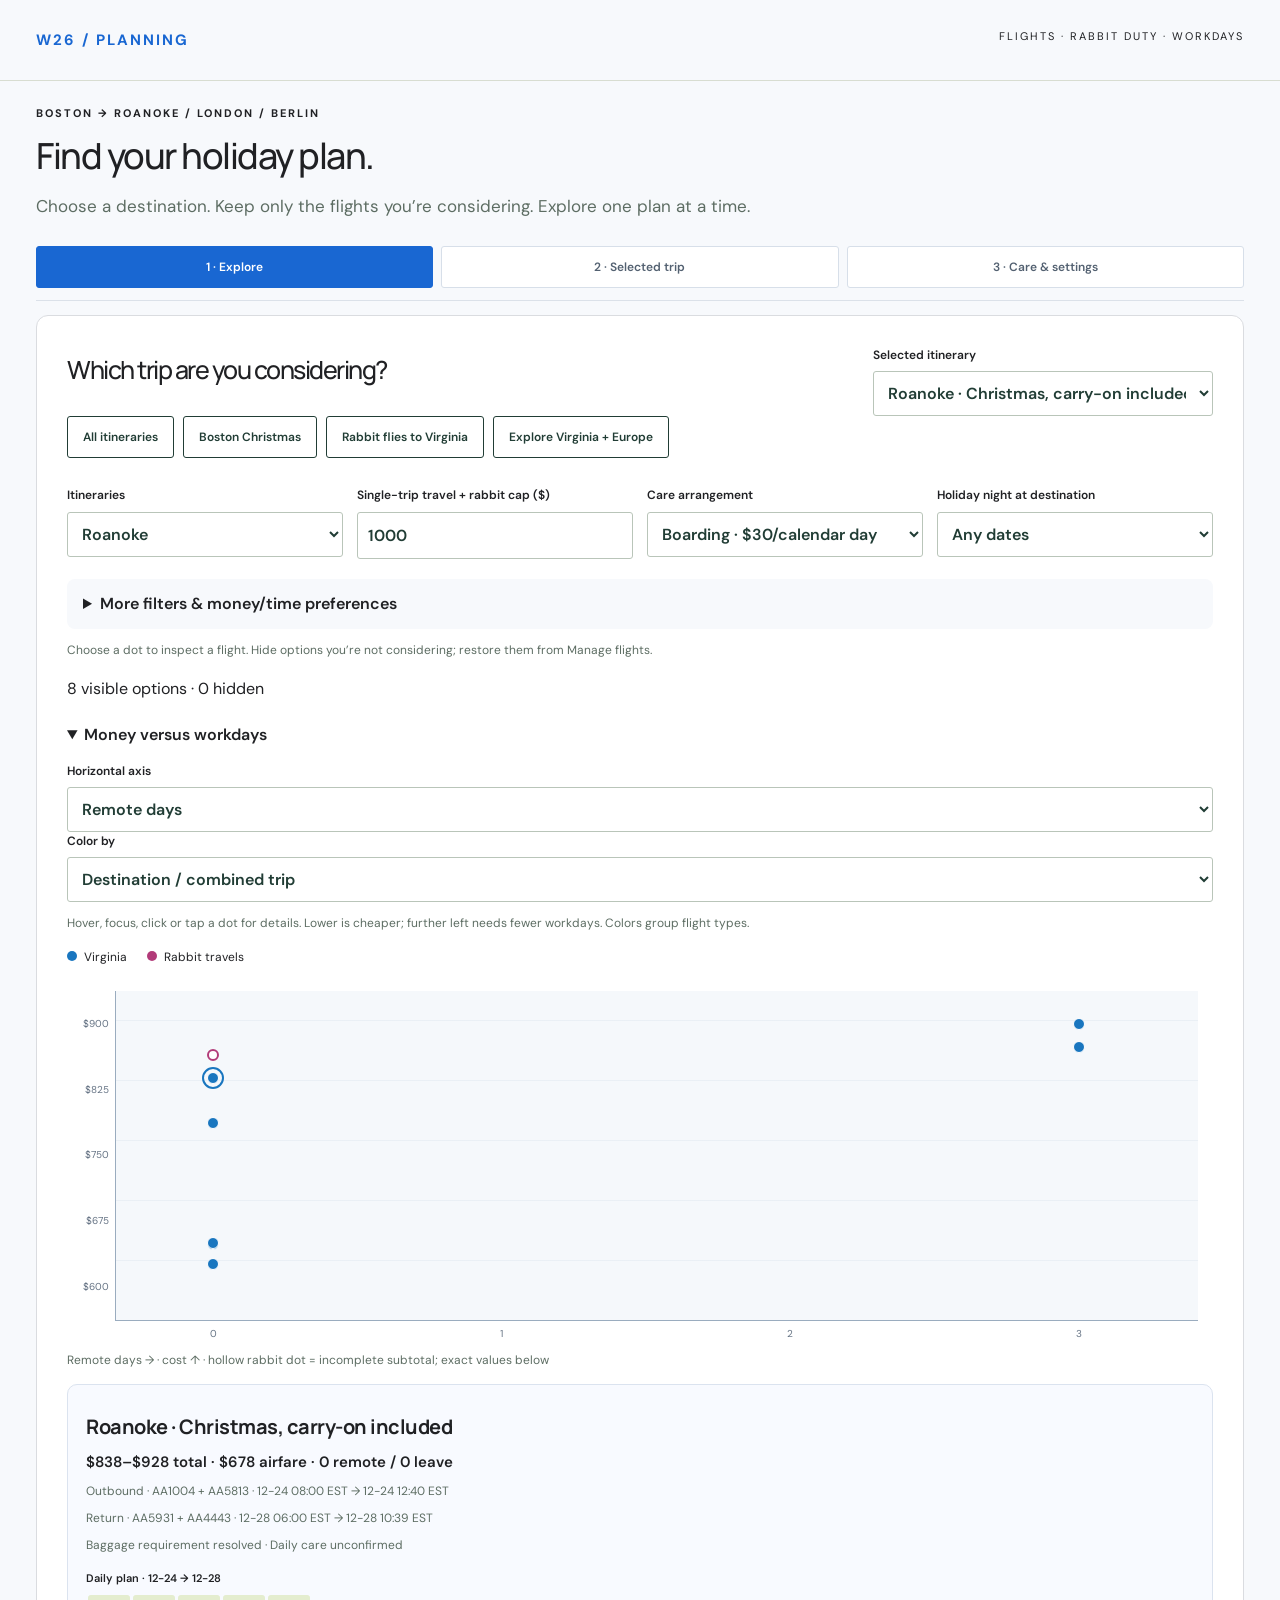
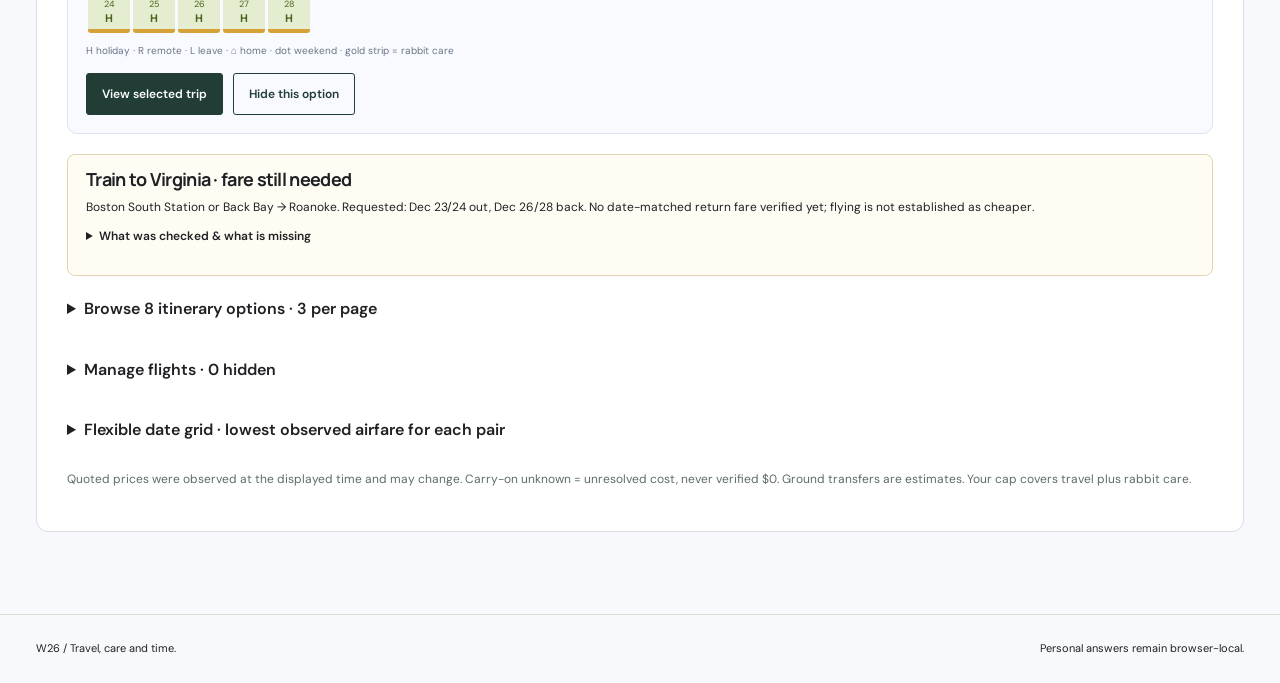
<file: w26-planning/index.html>
<!DOCTYPE html><html lang="en"><head><meta charset="utf-8"><meta name="viewport" content="width=device-width,initial-scale=1"><title>W26 / Flights, rabbit care &amp; workdays</title><link rel="stylesheet" href="style.css?v=7"><script src="model.js?v=7" defer=""></script><script src="app.js?v=7" defer=""></script></head><body>
<header><a class="wordmark" href="#">W26 / PLANNING</a><span>FLIGHTS · RABBIT DUTY · WORKDAYS</span></header>
<main><section class="intro wide"><p class="eyebrow">BOSTON → ROANOKE / LONDON / BERLIN</p><h1>Find your holiday plan.</h1><p class="lede">Choose a destination. Keep only the flights you’re considering. Explore one plan at a time.</p></section><nav class="viewnav" aria-label="Planner sections"><button type="button" data-tab="explore" aria-controls="view-explore" aria-pressed="true">1 · Explore</button><button type="button" data-tab="trip" aria-controls="view-trip" aria-pressed="false">2 · Selected trip</button><button type="button" data-tab="settings" aria-controls="view-settings" aria-pressed="false">3 · Care &amp; settings</button></nav><p id="status" role="status" class="wide"></p><div id="view-explore" class="viewpane wide"><section class="wide panel"><div class="sectionhead"><div><h2>Which trip are you considering?</h2></div><label class="selectedlabel">Selected itinerary<select id="selected"></select></label></div><button id="exploreAll" class="secondary">All itineraries</button> <button id="exploreBoston" class="secondary">Boston Christmas</button> <button id="exploreRabbit" class="secondary">Rabbit flies to Virginia</button> <button id="exploreCombo" class="secondary">Explore Virginia + Europe</button><div class="searchcontrols">
<label>Itineraries<select id="destination"><option value="all">All itineraries</option><option value="rabbit">Virginia with rabbit</option><option value="Boston">Boston Christmas / stay home</option><option>Roanoke</option><option>London</option><option>Berlin</option><option>Virginia + Europe</option></select></label>


<label>Single-trip travel + rabbit cap ($)<input id="budget" type="number" min="0" value="1000"></label><label>Care arrangement<select id="care"><option value="free">Unpaid daily care · $0 total</option><option value="boarding">Boarding · $30/calendar day</option><option value="visits">Two professional visits/day</option><option value="friend">Daily friend + weekly professional</option></select></label><label>Holiday night at destination<select id="eventFilter"><option value="any">Any dates</option><option value="christmas">Christmas night</option><option value="nye">New Year’s Eve</option><option value="both">Both nights</option></select></label>

<label id="combinedBudgetLabel" hidden="">Combined-trip cap ($)<input id="combinedBudget" type="number" min="0" value="1500"></label></div><details class="advanced"><summary>More filters &amp; money/time preferences</summary><div class="searchcontrols"><label>Earliest departure<input type="date" id="departMin" value="2026-12-15"></label><label>Latest return<input type="date" id="returnMax" value="2027-01-12"></label><label>Maximum leave/flex days<input type="number" id="maxLeave" min="0" max="30" value="15"></label><label>Maximum remote days<input type="number" id="maxRemote" min="0" max="30" value="20"></label><label>Maximum stops each way<select id="maxStops"><option value="9">Any</option><option value="0">Nonstop</option><option value="1">1 stop</option></select></label><label class="check"><input id="withinBudget" type="checkbox">Within cap with baggage resolved (upper estimate)</label><label>Sort<select id="resultSort"><option value="total">Travel + rabbit cost</option><option value="fare">Airfare</option><option value="leave">Fewest leave days</option><option value="remote">Fewest remote days</option><option value="weighted">My money/time preference</option></select></label><label>Value of avoiding 1 leave day ($)<input id="leaveValue" type="number" min="0" value="100"></label><label>Value of avoiding 1 remote day ($)<input id="remoteValue" type="number" min="0" value="0"></label></div></details><p class="small">Choose a dot to inspect a flight. Hide options you’re not considering; restore them from Manage flights.</p><p id="resultCount" aria-live="polite"></p><details open=""><summary>Money versus workdays</summary><label>Horizontal axis<select id="tradeAxis"><option value="remote">Remote days</option><option value="leave">Leave/flex days</option><option value="away">Workdays away (remote + leave)</option></select></label><label>Color by<select id="colorBy"><option value="route">Destination / combined trip</option><option value="stops">Nonstop / connecting / combined</option></select></label><p class="small">Hover, focus, click or tap a dot for details. Lower is cheaper; further left needs fewer workdays. Colors group flight types.</p><div id="chartLegend" class="chartlegend"></div><div id="tradeChart"></div><div id="pointInfo" class="pointinfo" aria-live="polite"></div></details><aside id="railAlternative" class="railalternative" hidden><h3>Train to Virginia · fare still needed</h3><p>Boston South Station or Back Bay → Roanoke. Requested: Dec 23/24 out, Dec 26/28 back. No date-matched return fare verified yet; flying is not established as cheaper.</p><details><summary>What was checked & what is missing</summary><p>Amtrak booking pages did not expose selected fares through the available tools. Wanderu dated searches were inaccessible; its public route page and Busbud showed older trips. Generic “from” prices are not Christmas quotes. Exact holiday schedules, availability, full fares and refund terms remain unverified.</p><p>One ordinary cabin carry-on fits Amtrak’s published allowance. Rabbit care remains a separate requirement. No invented fare is plotted on the cost chart.</p><p><a href="https://www.amtrak.com/tickets/departure.html" target="_blank" rel="noopener noreferrer">Amtrak booking</a> · <a href="https://www.wanderu.com/en-us/train/us-ma/boston/us-va/roanoke/" target="_blank" rel="noopener noreferrer">Wanderu route</a> · <a href="https://www.amtrak.com/carry-on-baggage" target="_blank" rel="noopener noreferrer">Baggage policy</a></p></details></aside><details id="resultsDisclosure"><summary id="resultsSummary">Browse flight cards</summary><div id="comparison" aria-live="polite"></div><div id="resultPager" class="actions"></div></details><details id="manageDisclosure"><summary id="manageSummary">Manage flights</summary><p class="small">Uncheck flights to hide them everywhere. Your shortlist stays in this browser.</p><div id="manageFlights"></div><button id="restoreFlights" class="secondary">Restore hidden flights</button></details>
<details><summary>Flexible date grid · lowest observed airfare for each pair</summary><p class="small">Choose a destination above. Empty cells mean unsearched, not expensive or unavailable. Search links open Google Flights; they are not fare quotes. This is a growing research shortlist, not a complete inventory.</p><div id="dateGrid"></div></details>
<p class="small">Quoted prices were observed at the displayed time and may change. Carry-on unknown = unresolved cost, never verified $0. Ground transfers are estimates. Your cap covers travel plus rabbit care.</p>
</section></div><div id="view-trip" class="viewpane wide" hidden=""><section class="wide panel"><div class="sectionhead"><div><p class="eyebrow">SELECTED FLIGHT / DETAILS</p><h2 id="tripTitle">Selected trip</h2></div><span id="quoteTag" class="pill"></span></div><p id="tripNote"></p><div id="journey"></div><div id="quote"></div><div id="petControls" hidden><label>Carrier / health / other pet travel costs ($)<input id="petExtras" type="number" min="0" value="0"></label><p class="small">Enter all airport and private IAD–Roanoke transfers in the ground range below. The $298 airline rabbit fee is added automatically. Zero inputs are unpriced placeholders until confirmed.</p><label class="check"><input id="petLogisticsConfirmed" type="checkbox">Pet space and eligible operators on every flight, carrier fit, health/host requirements, private transfers, travel-time buffers and all associated costs are confirmed</label></div><details><summary>Adjust travel costs and record quote evidence</summary><div class="fields"><label>Manual fare override ($, blank = source)<input id="fareOverride" type="number" min="0"></label><label>Ground transfers low ($)<input id="groundLow" type="number" min="0"></label><label>Ground transfers high ($)<input id="groundHigh" type="number" min="0"></label><label>Baggage allowance ($)<input id="bagAllowance" type="number" min="0"></label></div><label class="check"><input id="bagsConfirmed" type="checkbox">Required bag verified: 1 cabin carry-on for ≥3 nights, personal item baseline for shorter trips; fee included above</label><label>Private quote evidence / unresolved details<textarea id="quoteNotes" placeholder="Exact fare, link, timestamp, bag and refund terms; identify any user-entered override"></textarea></label></details></section><section class="wide panel"><div class="sectionhead"><div><p class="eyebrow">03 / THE DAYS YOU NEED</p><h2>Holiday, remote or leave?</h2></div><p id="workCounts"></p></div><div class="fields"><label>Closure starts<input id="holidayStart" type="date" value="2026-12-24"></label><label>Closure ends, inclusive<input id="holidayEnd" type="date" value="2026-12-31"></label><label>Boston work start (hour)<input id="workStart" type="number" min="0" max="22" value="9"></label><label>Boston work end (hour)<input id="workEnd" type="number" min="1" max="23" value="17"></label><label>Pre-departure travel + airport buffer (hours)<input id="leadHours" type="number" min="0" max="24" step="0.5" value="3"></label><label>Arrival to home/work buffer (hours)<input id="arrivalHours" type="number" min="0" max="24" step="0.5" value="1.5"></label></div><label class="check"><input id="jan1Off" type="checkbox">Jan 1 is confirmed as an additional employer holiday</label><p class="small">Dec 24–31 is the example closure, inclusive. Jan 1 remains a workday unless confirmed above. Workdays use Boston time, Monday–Friday. A travel overlap suggests leave/flex; a day outside the closure without overlap is a remote candidate, subject to approval. Buffers include ground travel. Remote work on a flight is not assumed.</p><div id="calendar" class="calendar" aria-live="polite"></div><p id="overlap"></p><div id="dayOverrides"></div></section></div><div id="view-settings" class="viewpane wide" hidden=""><section class="panel"><p class="eyebrow">04 / RABBIT DUTY</p><h2>Care for the whole absence.</h2><div class="fields two"><label>Care transfer cost ($)<input id="careTransfer" type="number" min="0" value="0"></label><label>Holiday-rated care days<input id="holidayCareDays" type="number" min="0" value="2"></label><label>Weekly professional rate ($)<input id="supplementRate" type="number" min="0" value="40"></label><label>Paid friend care, whole trip ($)<input id="friendCareCost" type="number" min="0" value="0"></label><label>Additional care days<input id="extraCareDays" type="number" min="0" max="30" value="0"></label></div><label class="check"><input id="careConfirmed" type="checkbox">Daily coverage, backup and dates confirmed</label><p id="freeCareNote" class="small" hidden>Unpaid daily care assumes $0 care and care-transfer expenses. Daily coverage is still required while away. Paid-care inputs are preserved but not applied in this mode.</p><div id="careSummary" aria-live="polite"></div><p class="small">Boarding: published $30/day, availability unknown. Two daily visits: $60/day + $20/holiday-rated day + $15 first meeting. Friend plan: daily care plus one professional visit per started week. Care transfers are additional. Food/supplies ordinarily used at home are excluded.</p><p class="small">Late arrivals may extend care into the next day. Buffers automatically account for this; add extra days for boarding dropoff/delays. Weekly professional visits alone cannot cover a rabbit’s daily needs. Rabbit travel to Virginia remains unverified; all quoted flight plans leave the rabbit with care at home.</p></section><section class="panel"><p class="eyebrow">05 / PRIVATE CONSTRAINTS</p><h2>Keep the handoff useful.</h2><label>Top priorities<textarea id="priorities" placeholder="Christmas invitation, one friend visit, NYE away…"></textarea></label><label>Work approvals / required meetings<textarea id="work" placeholder="Actual closure, remote approval, required Boston meeting hours"></textarea></label><label>Host and daily care confirmations<textarea id="confirmations"></textarea></label><label>Travel limits / entry checks<textarea id="limits"></textarea></label><div class="actions"><button id="export">Export private JSON</button><label class="filebutton">Import private JSON<input id="import" type="file" accept=".json,application/json"></label><button id="prompt">Copy LLM handoff</button></div><p class="small">Private answers save in this browser only. No background LLM calls. Export to carry the plan to another device/harness. Version 1 imports migrate notes/budget but discard old daily/gift costs and keep only compatible itinerary inputs.</p></section><section class="wide panel"><p class="eyebrow">06 / STILL UNPRICED</p><div id="unresolved"></div><h2>Sources &amp; operation</h2><div id="sources"></div><p><a href="https://github.com/Ngort/Ngort.github.io/blob/master/w26-planning/README.md">Operation &amp; LLM calls</a> · <a href="https://github.com/Ngort/Ngort.github.io/blob/master/w26-planning/AGENTS.md">Agent contract</a> · <a href="plan.schema.json">Working-state schema</a></p></section></div></main><footer>W26 / Travel, care and time. <span>Personal answers remain browser-local.</span></footer>
</body></html>
</file>
<file: w26-planning/style.css>
@import url('https://fonts.googleapis.com/css2?family=DM+Sans:wght@400;500;600;700&family=Manrope:wght@400;500;600;700;800&display=swap');
:root{--ink:#213d35;--paper:#f5f3eb;--line:#d8ddd1;--muted:#5d6d63;--accent:#c8e478}*{box-sizing:border-box}html{scroll-behavior:smooth}body{margin:0;background:var(--paper);color:var(--ink);font:16px 'DM Sans',sans-serif;line-height:1.6}header,main,footer{max-width:1280px;margin:auto}header{padding:28px 36px;display:flex;justify-content:space-between;border-bottom:1px solid var(--line);font-size:11px;letter-spacing:2px}.wordmark{font-weight:700;font-size:15px;color:var(--ink);text-decoration:none}main{display:grid;grid-template-columns:1.1fr 1fr;gap:26px;padding:0 36px 60px}.intro{padding:65px 0 38px}.eyebrow{font-size:11px;font-weight:700;letter-spacing:2px;margin:0 0 20px}h1,h2,h3{font-family:Manrope,sans-serif;line-height:1.15;letter-spacing:-1.5px}h1{font-size:clamp(48px,5.6vw,76px);margin:0 0 26px;font-weight:500}h2{font-size:30px;margin:0 0 22px;font-weight:500}h3{font-size:24px;margin:12px 0;letter-spacing:-.7px}.lede{font-size:18px;color:var(--muted)}.summary{display:flex;gap:34px;margin-top:40px}.summary b{font-family:Manrope;font-size:30px;display:block}.summary span{display:block;font-size:11px;color:var(--muted)}.recommend{align-self:center;background:var(--ink);color:var(--paper);padding:38px;border-radius:4px;margin:30px 0}.recommend h2{font-size:36px}.recommend p{font-size:14px}.recommend a{color:var(--accent)}.wide{grid-column:1/-1}.panel{background:#fffef9;border:1px solid var(--line);padding:30px;border-radius:4px}.sectionhead{display:flex;justify-content:space-between;align-items:center;gap:20px}.pill,.tag{font-size:10px;letter-spacing:.6px;background:#e8eee0;padding:6px 10px;border-radius:20px;display:inline-block}.fields{display:grid;grid-template-columns:repeat(4,1fr);gap:18px}label{display:block;font-size:12px;font-weight:600}input,select,textarea{font:inherit;color:var(--ink);border:1px solid #b9c5b9;border-radius:3px;background:#fff;padding:10px;width:100%;margin-top:6px}textarea{min-height:100px;resize:vertical}input[type=checkbox]{width:auto;margin-right:8px}.check{margin:20px 0}.small{font-size:12px;color:var(--muted)}.cards{display:grid;grid-template-columns:repeat(3,1fr);gap:18px;margin-top:25px}.card{background:#fffef9;border:1px solid var(--line);border-radius:4px;overflow:hidden}.cardtop{padding:24px}.price{font-family:Manrope;font-size:28px;letter-spacing:-1px;margin:18px 0 0}.budgetstatus{font-size:12px;font-weight:700;margin:5px 0}.over{color:#925c43}.maybe{color:#6e651e}.within{color:#2d6b43}.card p{font-size:13px}.card details{border-top:1px solid var(--line);padding:16px 24px;font-size:13px}summary{cursor:pointer;font-weight:600}.breakdown{width:100%;font-size:11px;border-collapse:collapse;margin:15px 0}.breakdown td{padding:5px 0;border-bottom:1px solid var(--line)}.breakdown td:last-child{text-align:right}.editfields{display:grid;grid-template-columns:1fr 1fr;gap:8px}.editfields input{padding:6px}.questions{display:grid;grid-template-columns:1fr 1fr;gap:20px}.actions{display:flex;gap:10px;flex-wrap:wrap}button,.filebutton{font:600 12px 'DM Sans',sans-serif;background:var(--ink);color:white;border:1px solid var(--ink);border-radius:3px;padding:11px 15px;cursor:pointer}.filebutton input{display:none}.secondary{color:var(--ink);background:transparent}a{color:#37654a;text-underline-offset:3px}ul{padding-left:20px}li{margin:12px 0}footer{padding:25px 36px;border-top:1px solid var(--line);font-size:11px;display:flex;justify-content:space-between}#sources{display:grid;grid-template-columns:1fr 1fr;gap:12px;font-size:12px}#sources p{margin:4px 0}.error{color:#9a3929}:focus-visible{outline:3px solid #c39134;outline-offset:3px}@media(max-width:950px){.cards{grid-template-columns:1fr 1fr}.fields{grid-template-columns:1fr 1fr}h1{font-size:54px}}@media(max-width:650px){main{display:block;padding:0 18px 35px}header{padding:20px 18px}header span{display:none}.intro{padding-top:40px}.recommend{margin:10px 0 25px}.panel,main>section{margin-bottom:24px}.cards,.questions,#sources{grid-template-columns:1fr}.fields{gap:12px}.panel{padding:22px}.sectionhead{align-items:flex-start;flex-direction:column}.summary{gap:24px}.price{font-size:26px}footer{display:block;padding:20px}footer span{display:block}}
.intro.wide{padding-bottom:10px}.costrow{display:grid;grid-template-columns:minmax(200px,1fr) 2fr;gap:20px;padding:18px 0;border-bottom:1px solid var(--line)}.costrow.chosen .costselect{font-weight:800;text-decoration:underline;text-underline-offset:5px}.costselect{background:transparent;color:var(--ink);border:0;padding:0;text-align:left;font-size:14px;line-height:1.5}.costvisual{min-width:0}.costbar{display:flex;position:relative;min-height:20px;background:#f0f1e8;margin:0 0 7px;overflow:visible}.costbar>span{display:block;height:20px}.costbar .fare{background:#264d41}.costbar .ground{background:#94b3a3}.costbar .bags{background:#e5bc68}.costbar .rabbit{background:#c8e478}.costbar .uncertainty{background:repeating-linear-gradient(45deg,#ccc 0,#ccc 2px,transparent 2px,transparent 5px);border:1px dashed #8e9c8e}.costbar .capline{height:28px;width:2px;position:absolute;top:-4px;background:#b8623d}.journeygroup{margin:25px 0}.journeygroup h3{font-size:20px}.flightbar{display:flex;height:18px;gap:3px;margin:16px 0}.flightmark{background:#285747;border-radius:2px}.layovermark{background:#ddd7c5;border-radius:2px}.flightlabel{font-size:14px;font-weight:600;margin:15px 0 4px;overflow-wrap:anywhere}.connection{font-size:12px;margin:0;color:var(--muted)}.calendar{display:grid;grid-template-columns:repeat(7,minmax(0,1fr));gap:8px;margin:24px 0}.calday{padding:13px 10px;min-height:85px;background:#eef0e9;border-left:4px solid #c1c8bc;font-size:12px}.calday b,.calday span,.calday small{display:block}.calday.holiday{background:#e9f1d5;border-color:#93ae55}.calday.remote{background:#e2ede8;border-color:#447b64}.calday.leave{background:#f3e7d9;border-color:#b77d38}.calday.home{background:#fafaf5}.calday.weekend{background:#f1efe8}.fields.two{grid-template-columns:1fr 1fr}.caretotal{font-size:24px;font-family:Manrope}#dayOverrides details>label{margin:12px 0}#sources{font-size:12px}#quote{margin-bottom:20px}details{margin-top:20px}details>summary{margin-bottom:15px}button{min-height:42px}input,select,textarea{font-size:16px}#selected{max-width:400px}.summary b{font-size:25px}@media(max-width:650px){.costrow{grid-template-columns:1fr;gap:8px}.calendar{grid-template-columns:repeat(3,minmax(0,1fr))}.fields.two{grid-template-columns:1fr 1fr}.flightlabel{font-size:13px}.sectionhead{gap:10px}.sectionhead label{width:100%}#selected{max-width:100%}}
.costlegend{display:flex;gap:14px;flex-wrap:wrap;font-size:12px;margin:15px 0}.costlegend span:before{content:'';display:inline-block;width:12px;height:12px;margin-right:5px;background:#264d41}.costlegend .ground:before{background:#94b3a3}.costlegend .bags:before{background:#e5bc68}.costlegend .rabbit:before{background:#c8e478}.costlegend .uncertainty:before{background:repeating-linear-gradient(45deg,#ccc 0,#ccc 2px,transparent 2px,transparent 5px)}
body{background:#f7f9fc;color:#202124}.intro.wide{padding:35px 0 0}.intro h1{font-size:44px;margin-bottom:12px}.intro .lede{font-size:17px}.panel{border-color:#dadce0;background:white;border-radius:12px}.searchcontrols{display:grid;grid-template-columns:repeat(4,1fr);gap:14px;margin:20px 0}.flightresult{border:1px solid #dadce0;border-radius:10px;margin:12px 0;padding:18px}.selectedresult{border:2px solid #1a73e8;padding:17px}.resulthead{display:flex;justify-content:space-between;gap:12px;margin-bottom:15px}.resultmain{display:grid;grid-template-columns:1.7fr 1fr 1.2fr;gap:20px;align-items:center}.resultleg{display:flex;flex-direction:column;margin:10px 0;font-size:13px}.resultleg b{font-size:18px;font-weight:500}.resultleg small,.resultsource small{color:#666}.resultdays,.resultprice{display:flex;flex-direction:column;gap:6px;font-size:13px}.resultprice{text-align:right}.resultprice strong{font-size:27px;font-weight:500}.resultprice button{background:#e8f0fe;color:#1967d2;border:0;margin-top:7px}.resultdelta{font-size:12px;background:#f6f8fc;padding:10px;margin:12px 0}.resultsource{display:flex;gap:16px;flex-wrap:wrap;font-size:12px}.resultsource small{flex-basis:100%}.gridscroll{overflow-x:auto;margin:18px 0}.datetable{border-collapse:collapse;width:100%;font-size:12px}.datetable td,.datetable th{padding:8px;border:1px solid #e1e5ec;text-align:center;min-width:65px}.datetable button{background:#e8f0fe;color:#1967d2;border:0;padding:7px;font-size:12px}.datetable a{color:#758399}.datetable th{background:#f5f7fa}.wordmark{color:#1967d2}a{color:#1967d2}@media(max-width:800px){.searchcontrols{grid-template-columns:1fr 1fr}.resultmain{grid-template-columns:1.3fr 1fr}.resultdays{grid-column:1/-1;grid-row:2;flex-direction:row;flex-wrap:wrap;gap:15px}.resulthead{flex-direction:column;gap:2px}.resultprice b{font-size:12px}.flightresult{padding:12px}.intro h1{font-size:35px}}@media(max-width:420px){.resultmain{grid-template-columns:1fr}.resultprice{text-align:left}.resultdays{grid-row:auto}.searchcontrols{grid-template-columns:1fr 1fr}.resultleg b{font-size:16px}}

.tradeplot{height:300px;position:relative;margin:20px 0 0;border-left:1px solid #9aacbf;border-bottom:1px solid #9aacbf;background:repeating-linear-gradient(to top,#f5f8fb 0,#f5f8fb 59px,#dfe7ef 60px)}.tradepoint{position:absolute;transform:translate(-50%,50%);font-size:11px;padding:6px 8px;border-radius:20px;background:white;color:#185abc;border:1px solid #a5bfe3;white-space:nowrap;z-index:1}.tradepoint:hover,.tradepoint:focus,.activepoint{background:#185abc;color:white;z-index:3}.capline{position:absolute;left:0;right:0;border-top:1px dashed #b66b1e;font-size:10px;color:#8b4c0e}.pending{color:#98621b}.resulthead{flex-wrap:wrap}.resultprice small{max-width:240px}.tradeplot:focus-within{outline:1px solid #dce6f3}@media(max-width:600px){.tradepoint{font-size:9px;padding:5px}.tradeplot{height:260px}}
/* Focused navigation and progressive disclosure. */
[hidden]{display:none!important}.viewpane{min-width:0}.viewpane>.panel{margin-bottom:22px}.viewnav{grid-column:1/-1;display:flex;gap:8px;position:sticky;top:0;z-index:10;background:#f7f9fc;padding:12px 0;border-bottom:1px solid #dbe1e9}.viewnav button{background:white;color:#536171;border-color:#d7dfe9;flex:1}.viewnav button[aria-pressed=true]{background:#1967d2;color:white;border-color:#1967d2}.intro.wide{padding-top:24px}.intro h1{font-size:36px}.intro .eyebrow{margin-bottom:12px}.intro .lede{margin-bottom:0}main{gap:14px}.advanced{background:#f7f9fc;border-radius:8px;padding:12px 16px}.advanced summary{margin-bottom:0}.advanced[open] summary{margin-bottom:12px}#exploreCombo{margin-bottom:4px}.pointinfo{padding:18px;border:1px solid #dbe3ef;border-radius:10px;background:#f8faff;margin-top:14px;min-height:150px}.pointinfo h3{font-size:20px;letter-spacing:-.5px}.pointinfo p{margin:8px 0}.pointsummary{font-weight:600;font-size:15px}.chartlegend{display:flex;gap:20px;flex-wrap:wrap;font-size:12px;margin-top:14px}.chartlegend span:before{content:'';display:inline-block;width:10px;height:10px;border-radius:50%;background:var(--dot);margin-right:7px}.tradeplot{margin:24px 15px 30px 48px;height:330px}.tradepoint,.tradepoint:hover,.tradepoint:focus,.tradepoint.activepoint{width:30px;height:30px;min-height:30px;border:0;padding:0;border-radius:50%;background:transparent;box-shadow:none;font-size:0;transform:translate(-50%,50%)}.tradepoint:before{content:'';position:absolute;width:12px;height:12px;left:9px;top:9px;border-radius:50%;background:var(--dot);border:1px solid white;box-sizing:border-box}.tradepoint:hover:before,.tradepoint:focus:before{width:16px;height:16px;left:7px;top:7px}.tradepoint.activepoint:after{content:'';position:absolute;inset:4px;border:2px solid var(--dot);border-radius:50%}.tradepoint:focus-visible{outline:2px solid #213d35;outline-offset:1px}.ytick{position:absolute;right:calc(100% + 7px);transform:translateY(50%);font-size:10px;color:#657384}.xtick{position:absolute;top:calc(100% + 6px);transform:translateX(-50%);font-size:10px;color:#657384}.capline{pointer-events:none}#resultPager{align-items:center;justify-content:center;font-size:12px}button:disabled{opacity:.4;cursor:default}.manageitem{display:flex;align-items:center;gap:10px;padding:10px 0;border-bottom:1px solid #e5e8ed;font-weight:400}.manageitem input{flex:0 0 auto;width:18px;height:18px;margin:0}#manageFlights{max-height:320px;overflow-y:auto}.minitimeline{margin:14px 0;min-width:0}.timelinetitle{font-size:11px;font-weight:600;margin:4px 0!important}.timelinestrip{display:flex;gap:3px;overflow-x:auto;padding:4px 2px 6px}.timelineday{display:flex;flex:1 0 23px;max-width:42px;min-width:23px;flex-direction:column;align-items:center;border-radius:3px;background:#f0f2f6;color:#637082;line-height:1.4;padding-top:3px}.timelineday small{font-size:9px}.timelineday b{font-size:11px}.timelineday i{width:100%;height:4px;margin-top:3px;border-radius:0 0 3px 3px}.careyes{background:#d7a139}.careno{background:transparent}.timelineday.holiday{background:#e4edcf;color:#4c631f}.timelineday.remote{background:#dceee9;color:#1d634e}.timelineday.leave{background:#f9e2da;color:#92442a}.timelineday.home{background:#eef0f4;color:#3d4b5a}.timelinelegend{font-size:10px!important;color:#6a7686;margin:4px 0!important}.selectedlabel{max-width:340px}.sectionhead h2{font-size:25px}.viewpane>section{width:100%}#status:empty{display:none}@media(max-width:650px){.viewnav{position:sticky;gap:4px;padding:8px 0}.viewnav button{padding:9px 6px;font-size:11px}.tradeplot{height:280px;margin-left:42px;margin-right:8px}.pointinfo{padding:12px}.searchcontrols{grid-template-columns:1fr 1fr}.viewpane .panel{padding:16px}.intro h1{font-size:30px}.selectedlabel{max-width:100%}.sectionhead h2{font-size:23px}.chartlegend{gap:12px}.timelinelegend{line-height:1.5}main{display:block}.viewnav{margin-bottom:14px}}

.railalternative{border:1px solid #e4d3b2;background:#fffcf4;border-radius:8px;padding:14px 18px;margin:20px 0}.railalternative h3{font-size:18px;margin:0 0 8px}.railalternative p{font-size:12px;margin:8px 0}.railalternative details{margin-top:10px;font-size:12px}

.provisionalpoint:before{background:white;border:2px solid var(--dot)}.rabbitowner{background:#b23b79}#petControls{padding:16px;background:#fff5fa;border:1px solid #ead0de;border-radius:8px}#exploreAll,#exploreBoston,#exploreRabbit,#exploreCombo{margin:0 5px 8px 0}.flightresult>button{margin-right:8px}
</file>
